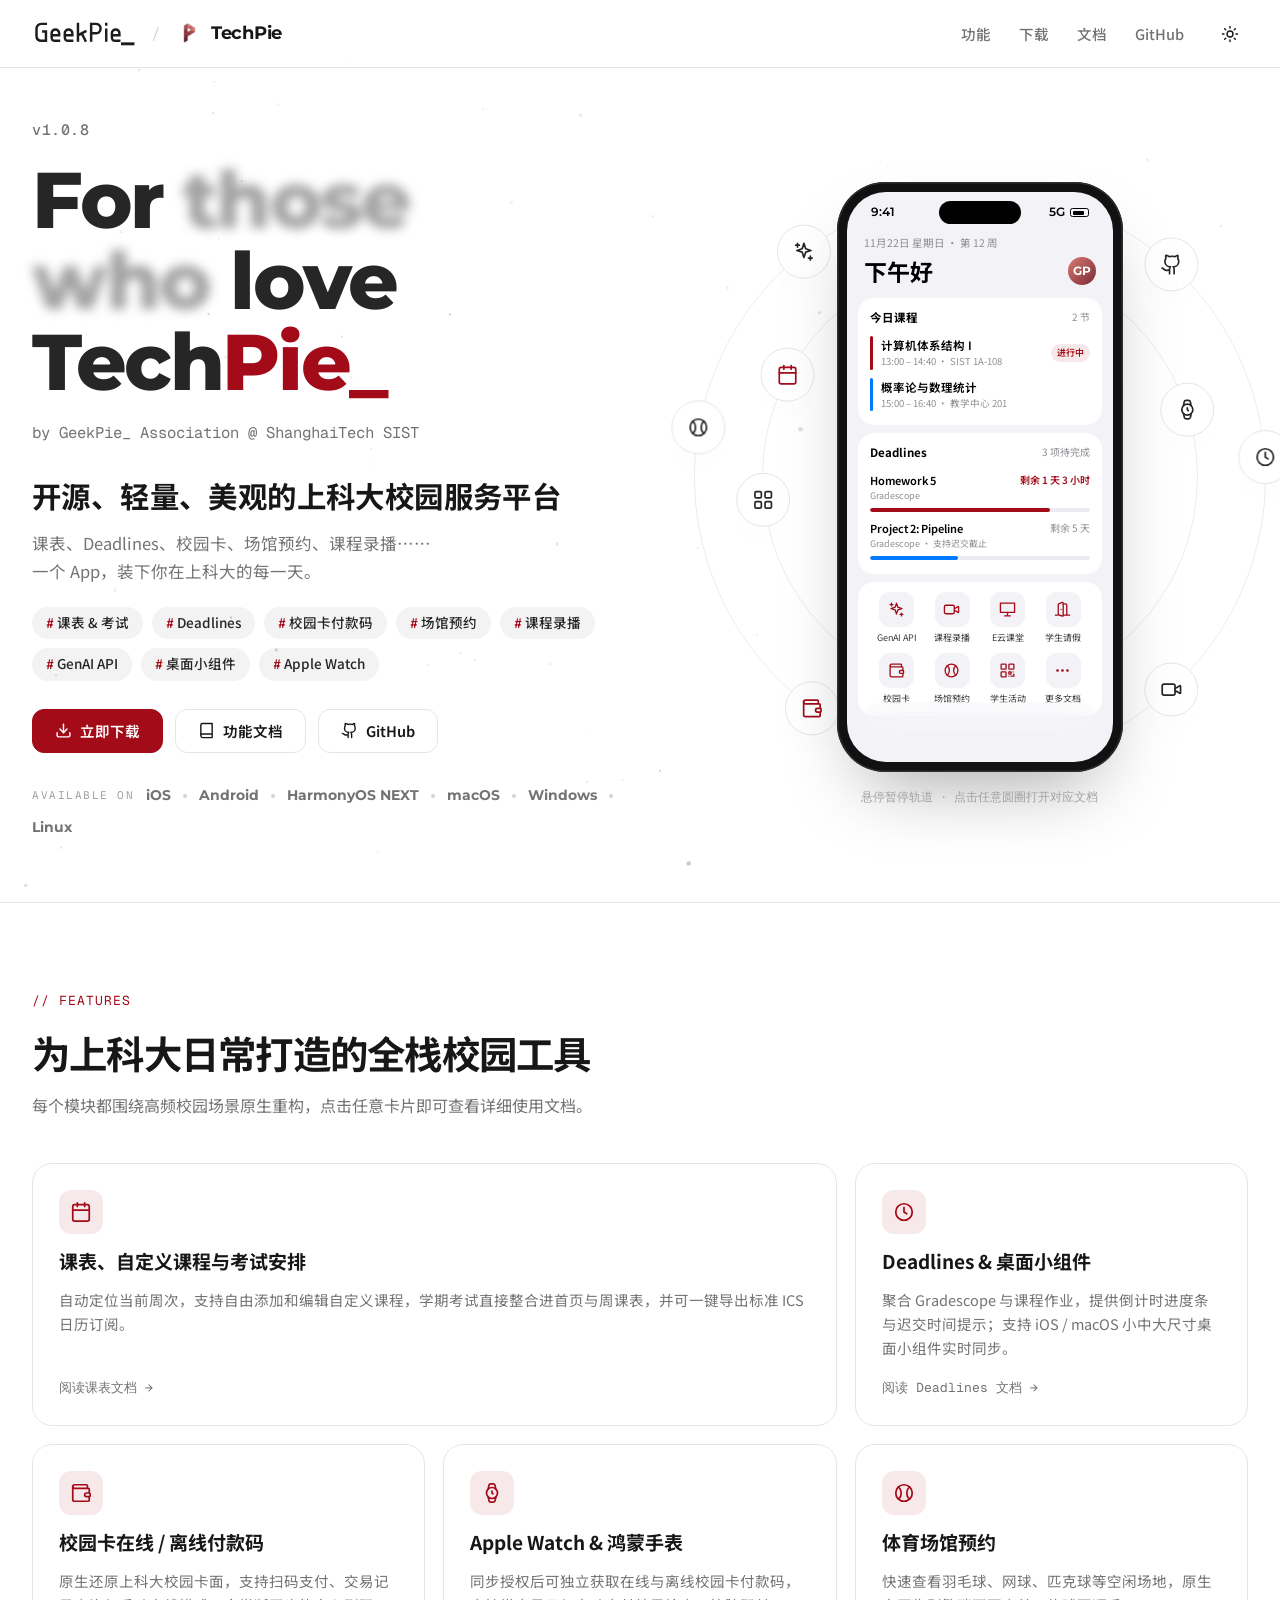
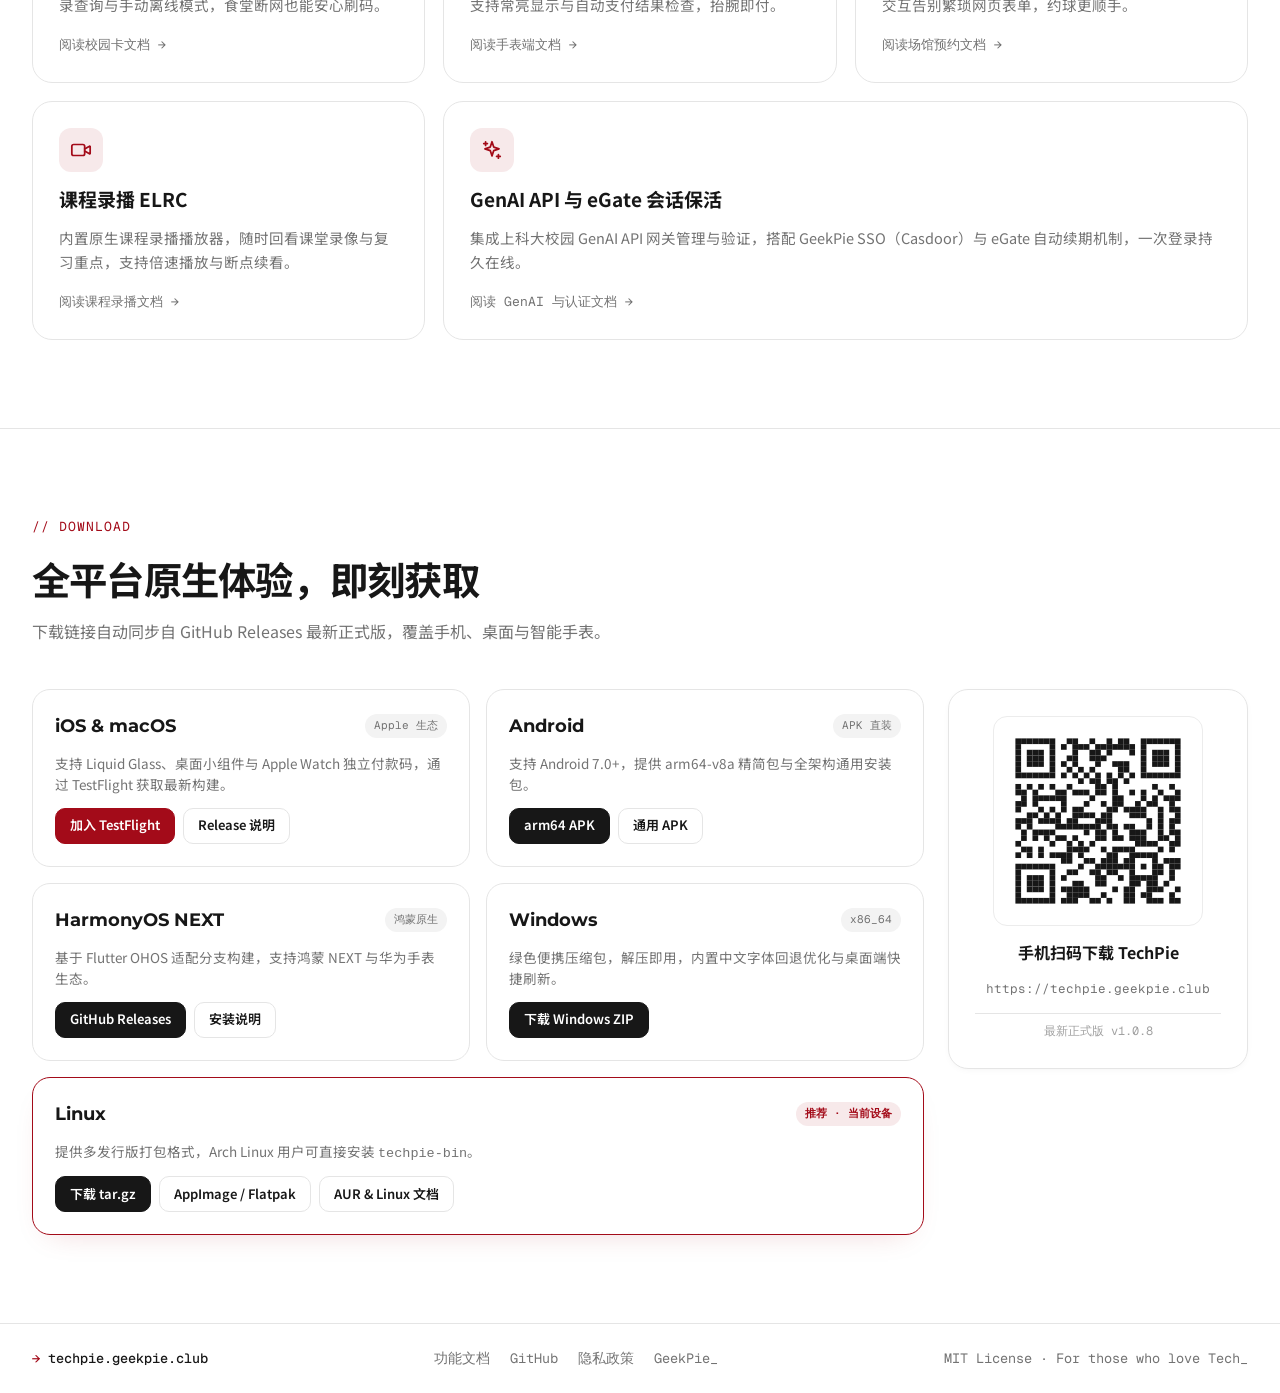
<file: index.html>
<!DOCTYPE html>
<html lang="zh-CN">
<head>
  <meta charset="utf-8">
  <meta name="viewport" content="width=device-width, initial-scale=1">
  <title>TechPie — For those who love TechPie_ | GeekPie_ @ ShanghaiTech</title>
  <meta name="description" content="TechPie 是一个由 GeekPie 开发的开源、轻量、美观的上海科技大学第三方校园服务平台，支持 iOS、Android、HarmonyOS NEXT、macOS、Windows 与 Linux。">
  <link rel="icon" type="image/png" href="assets/icon.png">
  <link rel="preconnect" href="https://fonts.googleapis.com">
  <link rel="preconnect" href="https://fonts.gstatic.com" crossorigin>
  <link href="https://fonts.googleapis.com/css2?family=Geist+Mono:wght@400;500;600&family=Montserrat:wght@500;700;800&family=Noto+Sans+SC:wght@400;500;600;700&display=swap" rel="stylesheet">
  <link rel="stylesheet" href="styles/theme.css">
  <link rel="stylesheet" href="styles/home.css">
</head>
<body>
  <canvas id="starfield" aria-hidden="true"></canvas>

  <header class="site-nav">
    <div class="nav-inner">
      <div class="nav-brand">
        <a class="nav-gp-link" href="https://geekpie.club/" target="_blank" rel="noopener noreferrer" aria-label="GeekPie_">
          <img class="nav-gp-logo logo-dark" src="assets/geekpie-logo-dark.svg" alt="GeekPie_">
          <img class="nav-gp-logo logo-light" src="assets/geekpie-logo-light.svg" alt="GeekPie_">
        </a>
        <span class="nav-sep">/</span>
        <a class="nav-tp" href="index.html">
          <img src="assets/icon.png" alt="TechPie Logo">
          <span>TechPie</span>
        </a>
      </div>
      <nav class="nav-links" aria-label="主导航">
        <a href="#features">功能</a>
        <a href="#download">下载</a>
        <a href="docs.html">文档</a>
        <a class="hide-sm" href="https://github.com/HeZeBang/TechPie-flutter" target="_blank" rel="noopener noreferrer">GitHub</a>
        <button class="theme-btn" id="theme-toggle" type="button" aria-label="切换浅色/深色主题" title="切换主题">
          <svg class="icon-sun" viewBox="0 0 24 24"><circle cx="12" cy="12" r="4"/><path d="M12 2v2M12 20v2M4.9 4.9l1.4 1.4M17.7 17.7l1.4 1.4M2 12h2M20 12h2M4.9 19.1l1.4-1.4M17.7 6.3l1.4-1.4"/></svg>
          <svg class="icon-moon" viewBox="0 0 24 24"><path d="M12 3a6 6 0 0 0 9 9 9 9 0 1 1-9-9Z"/></svg>
        </button>
      </nav>
    </div>
  </header>

  <main>
    <!-- Hero Section -->
    <section class="hero">
      <div class="container hero-grid">
        <div class="hero-copy">
          <a id="latest-version" class="version-link js-latest-version" href="https://github.com/HeZeBang/TechPie-flutter/releases/latest" target="_blank" rel="noopener noreferrer" title="查看 GitHub 最新发行版">v1.0.8</a>

          <h1 class="hero-title">
            <span class="word">For</span> <span class="word blur-word">those</span><br>
            <span class="word blur-word">who</span> <span class="word">love</span><br>
            <span class="word">Tech<span class="accent">Pie</span><span class="cursor">_</span></span>
          </h1>

          <div class="hero-sub">by GeekPie_ Association @ ShanghaiTech SIST</div>
          <div class="hero-cn">开源、轻量、美观的上科大校园服务平台</div>
          <p class="hero-desc">课表、Deadlines、校园卡、场馆预约、课程录播……<br>一个 App，装下你在上科大的每一天。</p>

          <div class="hero-tags">
            <a href="docs.html#schedule"><b>#</b>课表 &amp; 考试</a>
            <a href="docs.html#deadlines"><b>#</b>Deadlines</a>
            <a href="docs.html#campus-card"><b>#</b>校园卡付款码</a>
            <a href="docs.html#gym"><b>#</b>场馆预约</a>
            <a href="docs.html#elrc"><b>#</b>课程录播</a>
            <a href="docs.html#genai"><b>#</b>GenAI API</a>
            <a href="docs.html#widgets"><b>#</b>桌面小组件</a>
            <a href="docs.html#watch"><b>#</b>Apple Watch</a>
          </div>

          <div class="hero-actions">
            <a class="btn btn-red" href="#download">
              <svg viewBox="0 0 24 24"><path d="M21 15v4a2 2 0 0 1-2 2H5a2 2 0 0 1-2-2v-4"/><polyline points="7 10 12 15 17 10"/><line x1="12" y1="15" x2="12" y2="3"/></svg>
              立即下载
            </a>
            <a class="btn" href="docs.html">
              <svg viewBox="0 0 24 24"><path d="M4 19.5v-15A2.5 2.5 0 0 1 6.5 2H20v20H6.5a2.5 2.5 0 0 1 0-5H20"/></svg>
              功能文档
            </a>
            <a class="btn" href="https://github.com/HeZeBang/TechPie-flutter" target="_blank" rel="noopener noreferrer">
              <svg viewBox="0 0 24 24"><path d="M15 22v-4a4.8 4.8 0 0 0-1-3.5c3 0 6-2 6-5.5.1-1.3-.3-2.5-1-3.5.3-1.2.3-2.4 0-3.5 0 0-1 0-3 1.5a10.6 10.6 0 0 0-6 0C7 2 6 2 6 2c-.3 1.1-.3 2.3 0 3.5-.7 1-1.1 2.2-1 3.5 0 3.5 3 5.5 6 5.5-.4.5-.7 1-.8 1.6-.2.6-.2 1.2-.2 1.9v4"/><path d="M9 18c-4.5 2-5-2-7-2"/></svg>
              GitHub
            </a>
          </div>

          <div class="hero-platforms">
            <span class="label">AVAILABLE ON</span>
            <span class="plat">iOS</span>
            <span class="plat">Android</span>
            <span class="plat">HarmonyOS NEXT</span>
            <span class="plat">macOS</span>
            <span class="plat">Windows</span>
            <span class="plat">Linux</span>
          </div>
        </div>

        <!-- Right Visual Showcase with Clickable Orbit Circles -->
        <div class="showcase" aria-label="TechPie 交互预览">
          <div class="showcase-stage">
            <div class="orbit-system" id="orbit-system"></div>

            <div class="phone">
              <div class="phone-screen">
                <div class="phone-island"></div>
                <div class="phone-status"><span>9:41</span><span>5G<span class="phone-bat"></span></span></div>

                <!-- Tab 1: Home -->
                <div class="phone-view active" data-view="home">
                  <div class="p-hdr">
                    <div class="date">11月22日 星期日 · 第 12 周</div>
                    <div class="row"><h3>下午好</h3><div class="p-avatar">GP</div></div>
                  </div>
                  <div class="p-card">
                    <div class="p-ct">今日课程<small>2 节</small></div>
                    <div class="p-course"><div class="bar"></div><div><div class="n">计算机体系结构 I</div><div class="m">13:00 – 14:40 · SIST 1A-108</div></div><div class="live">进行中</div></div>
                    <div class="p-course"><div class="bar b"></div><div><div class="n">概率论与数理统计</div><div class="m">15:00 – 16:40 · 教学中心 201</div></div></div>
                  </div>
                  <div class="p-card">
                    <div class="p-ct">Deadlines<small>3 项待完成</small></div>
                    <div class="p-ddl"><div class="r">Homework 5<span>剩余 1 天 3 小时</span></div><div class="s">Gradescope</div><div class="prog"><i style="width:82%"></i></div></div>
                    <div class="p-ddl"><div class="r">Project 2: Pipeline<span class="g">剩余 5 天</span></div><div class="s">Gradescope · 支持迟交截止</div><div class="prog"><i class="b" style="width:40%"></i></div></div>
                  </div>
                  <div class="p-card">
                    <div class="p-grid" id="phone-feature-grid"></div>
                  </div>
                </div>

                <!-- Tab 2: Schedule -->
                <div class="phone-view" data-view="schedule">
                  <div class="p-hdr">
                    <div class="date">2026 秋季学期 · 自动定位当前周</div>
                    <div class="row"><h3>第 12 周</h3><div class="p-avatar">课</div></div>
                  </div>
                  <div class="p-card">
                    <div class="p-ct">周一 · 11/16<small>3 节</small></div>
                    <div class="p-course"><div class="bar"></div><div><div class="n">计算机体系结构 I</div><div class="m">08:15 – 09:55 · SIST 1A-108</div></div></div>
                    <div class="p-course"><div class="bar b"></div><div><div class="n">操作系统原理</div><div class="m">10:15 – 11:55 · SIST 1B-204</div></div></div>
                    <div class="p-course"><div class="bar g"></div><div><div class="n">自定义 · GeekPie 例会</div><div class="m">19:00 – 21:00 · 创管 202</div></div></div>
                  </div>
                  <div class="p-card">
                    <div class="p-ct">近期考试<small>可导出 ICS</small></div>
                    <div class="p-course"><div class="bar"></div><div><div class="n">数据结构期中考试</div><div class="m">11/28 14:00 · 教学中心 301</div></div></div>
                  </div>
                </div>

                <!-- Tab 3: Deadlines -->
                <div class="phone-view" data-view="deadlines">
                  <div class="p-hdr">
                    <div class="date">Gradescope · eLearning 聚合</div>
                    <div class="row"><h3>Deadlines</h3><div class="p-avatar">3</div></div>
                  </div>
                  <div class="p-card">
                    <div class="p-ct">即将截止<small>按紧迫度排序</small></div>
                    <div class="p-ddl"><div class="r">Homework 5<span>1 天 3 小时</span></div><div class="s">CS110 · Gradescope</div><div class="prog"><i style="width:84%"></i></div></div>
                    <div class="p-ddl" style="margin-top:6px"><div class="r">Lab 4: Cache Sim<span>2 天 9 小时</span></div><div class="s">CS110 · Gradescope</div><div class="prog"><i style="width:65%"></i></div></div>
                    <div class="p-ddl" style="margin-top:6px"><div class="r">Project 2: Pipeline<span class="g">5 天</span></div><div class="s">支持迟交截止时间显示</div><div class="prog"><i class="b" style="width:36%"></i></div></div>
                  </div>
                  <div class="p-card">
                    <div class="p-ct">桌面小组件已同步<small>iOS / macOS</small></div>
                    <div style="font-size:10.5px;color:#666;line-height:1.5">小 / 中 / 大尺寸小组件实时同步完成与忽略状态，点击直达事项详情。</div>
                  </div>
                </div>

                <!-- Tab 4: Profile -->
                <div class="phone-view" data-view="me">
                  <div class="p-hdr">
                    <div class="date">GeekPie SSO · 自动续期</div>
                    <div class="row"><h3>我的</h3><div class="p-avatar">GP</div></div>
                  </div>
                  <div class="p-card">
                    <div class="p-ct">账号与隐私<small>默认模糊保护</small></div>
                    <div class="p-course"><div class="bar"></div><div><div class="n">eGate 校园统一认证</div><div class="m">已绑定 · 会话自动保活</div></div><div class="live">在线</div></div>
                    <div class="p-course"><div class="bar b"></div><div><div class="n">校园卡 &amp; Apple Watch</div><div class="m">支持离线授权码</div></div></div>
                  </div>
                  <div class="p-card">
                    <div class="p-ct">开源信息<small class="js-latest-version">v1.0.8</small></div>
                    <div style="font-size:10.5px;color:#666;line-height:1.5">MIT License · Built with Flutter by GeekPie_ Association.</div>
                  </div>
                </div>

                <div class="phone-tabbar" role="tablist" aria-label="手机预览底部导航">
                  <button class="phone-tab active" data-tab="home" type="button"><svg viewBox="0 0 24 24"><path d="M3 10.5 12 3l9 7.5V20a1 1 0 0 1-1 1h-5v-6H9v6H4a1 1 0 0 1-1-1z"/></svg>首页</button>
                  <button class="phone-tab" data-tab="schedule" type="button"><svg viewBox="0 0 24 24"><rect x="3" y="4" width="18" height="18" rx="2"/><path d="M16 2v4M8 2v4M3 10h18"/></svg>课表</button>
                  <button class="phone-tab" data-tab="deadlines" type="button"><svg viewBox="0 0 24 24"><circle cx="12" cy="12" r="9"/><path d="M12 7v5l3 2"/></svg>Deadlines</button>
                  <button class="phone-tab" data-tab="me" type="button"><svg viewBox="0 0 24 24"><circle cx="12" cy="8" r="4"/><path d="M4 21a8 8 0 0 1 16 0"/></svg>我的</button>
                </div>
              </div>
            </div>

            <a class="float-card" href="docs.html#campus-card" title="查看校园卡功能文档">
              <div class="t1">上海科技大学</div>
              <div class="t2">SHANGHAITECH · CAMPUS CARD</div>
              <div class="bal"><small>余额</small><b>¥ 128.50</b></div>
            </a>

            <a class="float-watch" href="docs.html#watch" title="查看 Apple Watch 手表端文档">
              <div class="ws">
                <div class="wt">校园卡</div>
                <div class="wq"><img src="assets/download-qr.svg" alt="Watch QR"></div>
                <div class="wb">离线码可用</div>
              </div>
            </a>
          </div>
          <div class="orbit-hint">悬停暂停轨道 · 点击任意圆圈打开对应文档</div>
        </div>
      </div>
    </section>

    <!-- Features Bento Section -->
    <section class="section" id="features">
      <div class="container">
        <div class="section-head reveal">
          <div class="section-kicker">// FEATURES</div>
          <h2 class="section-title">为上科大日常打造的全栈校园工具</h2>
          <p class="section-sub">每个模块都围绕高频校园场景原生重构，点击任意卡片即可查看详细使用文档。</p>
        </div>

        <div class="bento">
          <a class="bento-card wide reveal" href="docs.html#schedule">
            <div class="bento-ic"><svg viewBox="0 0 24 24"><rect x="3" y="4" width="18" height="18" rx="2"/><path d="M16 2v4M8 2v4M3 10h18"/></svg></div>
            <h3>课表、自定义课程与考试安排</h3>
            <p>自动定位当前周次，支持自由添加和编辑自定义课程，学期考试直接整合进首页与周课表，并可一键导出标准 ICS 日历订阅。</p>
            <span class="bento-more">阅读课表文档 →</span>
          </a>

          <a class="bento-card reveal" href="docs.html#deadlines">
            <div class="bento-ic"><svg viewBox="0 0 24 24"><circle cx="12" cy="12" r="9"/><path d="M12 7v5l3 2"/></svg></div>
            <h3>Deadlines &amp; 桌面小组件</h3>
            <p>聚合 Gradescope 与课程作业，提供倒计时进度条与迟交时间提示；支持 iOS / macOS 小中大尺寸桌面小组件实时同步。</p>
            <span class="bento-more">阅读 Deadlines 文档 →</span>
          </a>

          <a class="bento-card reveal" href="docs.html#campus-card">
            <div class="bento-ic"><svg viewBox="0 0 24 24"><path d="M19 7V4a1 1 0 0 0-1-1H5a2 2 0 0 0 0 4h15a1 1 0 0 1 1 1v4h-3a2 2 0 0 0 0 4h3a1 1 0 0 0 1-1v-2a1 1 0 0 0-1-1"/><path d="M3 5v14a2 2 0 0 0 2 2h15a1 1 0 0 0 1-1v-4"/></svg></div>
            <h3>校园卡在线 / 离线付款码</h3>
            <p>原生还原上科大校园卡面，支持扫码支付、交易记录查询与手动离线模式，食堂断网也能安心刷码。</p>
            <span class="bento-more">阅读校园卡文档 →</span>
          </a>

          <a class="bento-card reveal" href="docs.html#watch">
            <div class="bento-ic"><svg viewBox="0 0 24 24"><circle cx="12" cy="12" r="6"/><path d="M12 10v2l1 1M16.1 7.7l-.8-4.1a2 2 0 0 0-2-1.6h-2.7a2 2 0 0 0-2 1.6l-.8 4.1M7.9 16.4l.8 4a2 2 0 0 0 2 1.6h2.7a2 2 0 0 0 2-1.6l.8-4"/></svg></div>
            <h3>Apple Watch &amp; 鸿蒙手表</h3>
            <p>同步授权后可独立获取在线与离线校园卡付款码，支持常亮显示与自动支付结果检查，抬腕即付。</p>
            <span class="bento-more">阅读手表端文档 →</span>
          </a>

          <a class="bento-card reveal" href="docs.html#gym">
            <div class="bento-ic"><svg viewBox="0 0 24 24"><circle cx="12" cy="12" r="9"/><path d="M6 5.3a9 9 0 0 1 0 13.4M18 5.3a9 9 0 0 0 0 13.4"/></svg></div>
            <h3>体育场馆预约</h3>
            <p>快速查看羽毛球、网球、匹克球等空闲场地，原生交互告别繁琐网页表单，约球更顺手。</p>
            <span class="bento-more">阅读场馆预约文档 →</span>
          </a>

          <a class="bento-card reveal" href="docs.html#elrc">
            <div class="bento-ic"><svg viewBox="0 0 24 24"><path d="m16 13 5.2 3.1a.5.5 0 0 0 .8-.4V8.3a.5.5 0 0 0-.8-.4L16 11"/><rect x="2" y="6" width="14" height="12" rx="2"/></svg></div>
            <h3>课程录播 ELRC</h3>
            <p>内置原生课程录播播放器，随时回看课堂录像与复习重点，支持倍速播放与断点续看。</p>
            <span class="bento-more">阅读课程录播文档 →</span>
          </a>

          <a class="bento-card wide reveal" href="docs.html#genai">
            <div class="bento-ic"><svg viewBox="0 0 24 24"><path d="M12 3l1.9 5.8 5.8 1.9-5.8 1.9L12 18.4l-1.9-5.8-5.8-1.9 5.8-1.9z"/><path d="M5 3v4M3 5h4M19 17v4M17 19h4"/></svg></div>
            <h3>GenAI API 与 eGate 会话保活</h3>
            <p>集成上科大校园 GenAI API 网关管理与验证，搭配 GeekPie SSO（Casdoor）与 eGate 自动续期机制，一次登录持久在线。</p>
            <span class="bento-more">阅读 GenAI 与认证文档 →</span>
          </a>
        </div>
      </div>
    </section>

    <!-- Download Section -->
    <section class="section" id="download">
      <div class="container">
        <div class="section-head reveal">
          <div class="section-kicker">// DOWNLOAD</div>
          <h2 class="section-title">全平台原生体验，即刻获取</h2>
          <p class="section-sub">下载链接自动同步自 GitHub Releases 最新正式版，覆盖手机、桌面与智能手表。</p>
        </div>

        <div class="dl-layout">
          <div class="dl-grid">
            <div class="dl-card reveal" data-os="apple">
              <div class="dl-head">
                <h3>iOS &amp; macOS</h3>
                <span class="dl-tag">Apple 生态</span>
              </div>
              <p>支持 Liquid Glass、桌面小组件与 Apple Watch 独立付款码，通过 TestFlight 获取最新构建。</p>
              <div class="dl-links">
                <a class="btn btn-red" href="https://testflight.apple.com/join/PEcdfPc7" target="_blank" rel="noopener noreferrer">加入 TestFlight</a>
                <a class="btn" href="https://github.com/HeZeBang/TechPie-flutter/releases/latest" target="_blank" rel="noopener noreferrer">Release 说明</a>
              </div>
            </div>

            <div class="dl-card reveal" data-os="android">
              <div class="dl-head">
                <h3>Android</h3>
                <span class="dl-tag">APK 直装</span>
              </div>
              <p>支持 Android 7.0+，提供 arm64-v8a 精简包与全架构通用安装包。</p>
              <div class="dl-links">
                <a id="dl-android-arm64" class="btn btn-primary" href="https://github.com/HeZeBang/TechPie-flutter/releases/latest" target="_blank" rel="noopener noreferrer">arm64 APK</a>
                <a id="dl-android-uni" class="btn" href="https://github.com/HeZeBang/TechPie-flutter/releases/latest" target="_blank" rel="noopener noreferrer">通用 APK</a>
              </div>
            </div>

            <div class="dl-card reveal" data-os="harmony">
              <div class="dl-head">
                <h3>HarmonyOS NEXT</h3>
                <span class="dl-tag">鸿蒙原生</span>
              </div>
              <p>基于 Flutter OHOS 适配分支构建，支持鸿蒙 NEXT 与华为手表生态。</p>
              <div class="dl-links">
                <a id="dl-ohos-hap" class="btn btn-primary" href="https://github.com/HeZeBang/TechPie-flutter/releases/latest" target="_blank" rel="noopener noreferrer">GitHub Releases</a>
                <a class="btn" href="docs.html#install">安装说明</a>
              </div>
            </div>

            <div class="dl-card reveal" data-os="windows">
              <div class="dl-head">
                <h3>Windows</h3>
                <span class="dl-tag">x86_64</span>
              </div>
              <p>绿色便携压缩包，解压即用，内置中文字体回退优化与桌面端快捷刷新。</p>
              <div class="dl-links">
                <a id="dl-windows-zip" class="btn btn-primary" href="https://github.com/HeZeBang/TechPie-flutter/releases/latest" target="_blank" rel="noopener noreferrer">下载 Windows ZIP</a>
              </div>
            </div>

            <div class="dl-card reveal" data-os="linux" style="grid-column: 1 / -1;">
              <div class="dl-head">
                <h3>Linux</h3>
                <span class="dl-tag">tar.gz · AppImage · Flatpak · AUR</span>
              </div>
              <p>提供多发行版打包格式，Arch Linux 用户可直接安装 <code>techpie-bin</code>。</p>
              <div class="dl-links">
                <a id="dl-linux-tar" class="btn btn-primary" href="https://github.com/HeZeBang/TechPie-flutter/releases/latest" target="_blank" rel="noopener noreferrer">下载 tar.gz</a>
                <a id="dl-linux-appimage" class="btn" href="https://github.com/HeZeBang/TechPie-flutter/releases/latest" target="_blank" rel="noopener noreferrer">AppImage / Flatpak</a>
                <a class="btn" href="docs.html#install">AUR &amp; Linux 文档</a>
              </div>
            </div>
          </div>

          <aside class="qr-panel reveal" aria-label="扫码下载二维码">
            <div class="qr-frame">
              <img src="assets/download-qr.svg" alt="扫码访问 techpie.geekpie.club">
            </div>
            <h4>手机扫码下载 TechPie</h4>
            <div class="qr-sub">https://techpie.geekpie.club</div>
            <div class="release-meta" id="release-meta">最新正式版 <span class="js-latest-version">v1.0.8</span></div>
          </aside>
        </div>
      </div>
    </section>
  </main>

  <footer class="site-footer">
    <div class="footer-inner">
      <a class="footer-url" href="https://techpie.geekpie.club" target="_blank" rel="noopener noreferrer">techpie.geekpie.club</a>
      <div class="footer-links">
        <a href="docs.html">功能文档</a>
        <a href="https://github.com/HeZeBang/TechPie-flutter" target="_blank" rel="noopener noreferrer">GitHub</a>
        <a href="https://techpie.geekpie.club/privacy" target="_blank" rel="noopener noreferrer">隐私政策</a>
        <a href="https://geekpie.club/" target="_blank" rel="noopener noreferrer">GeekPie_</a>
      </div>
      <span>MIT License · For those who love Tech_</span>
    </div>
  </footer>

  <script src="scripts/common.js"></script>
  <script src="scripts/home.js"></script>
</body>
</html>
</file>
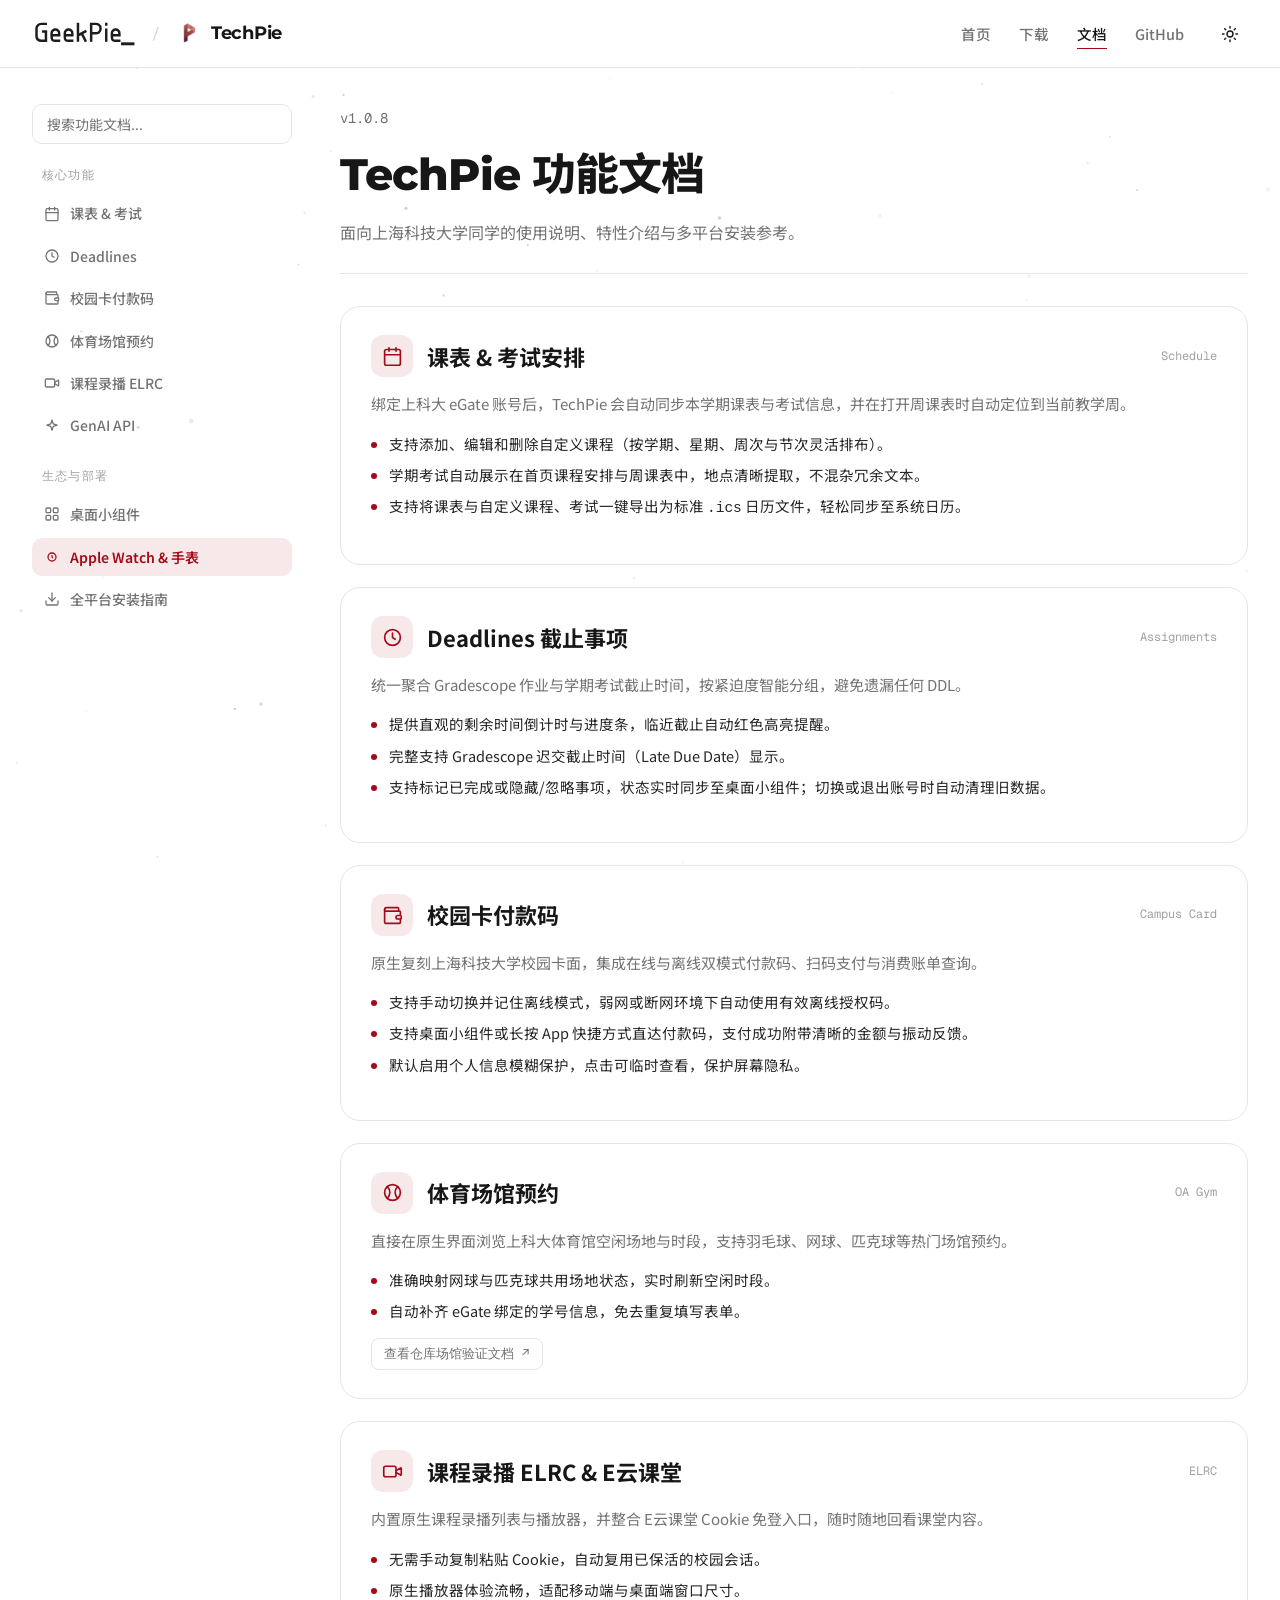
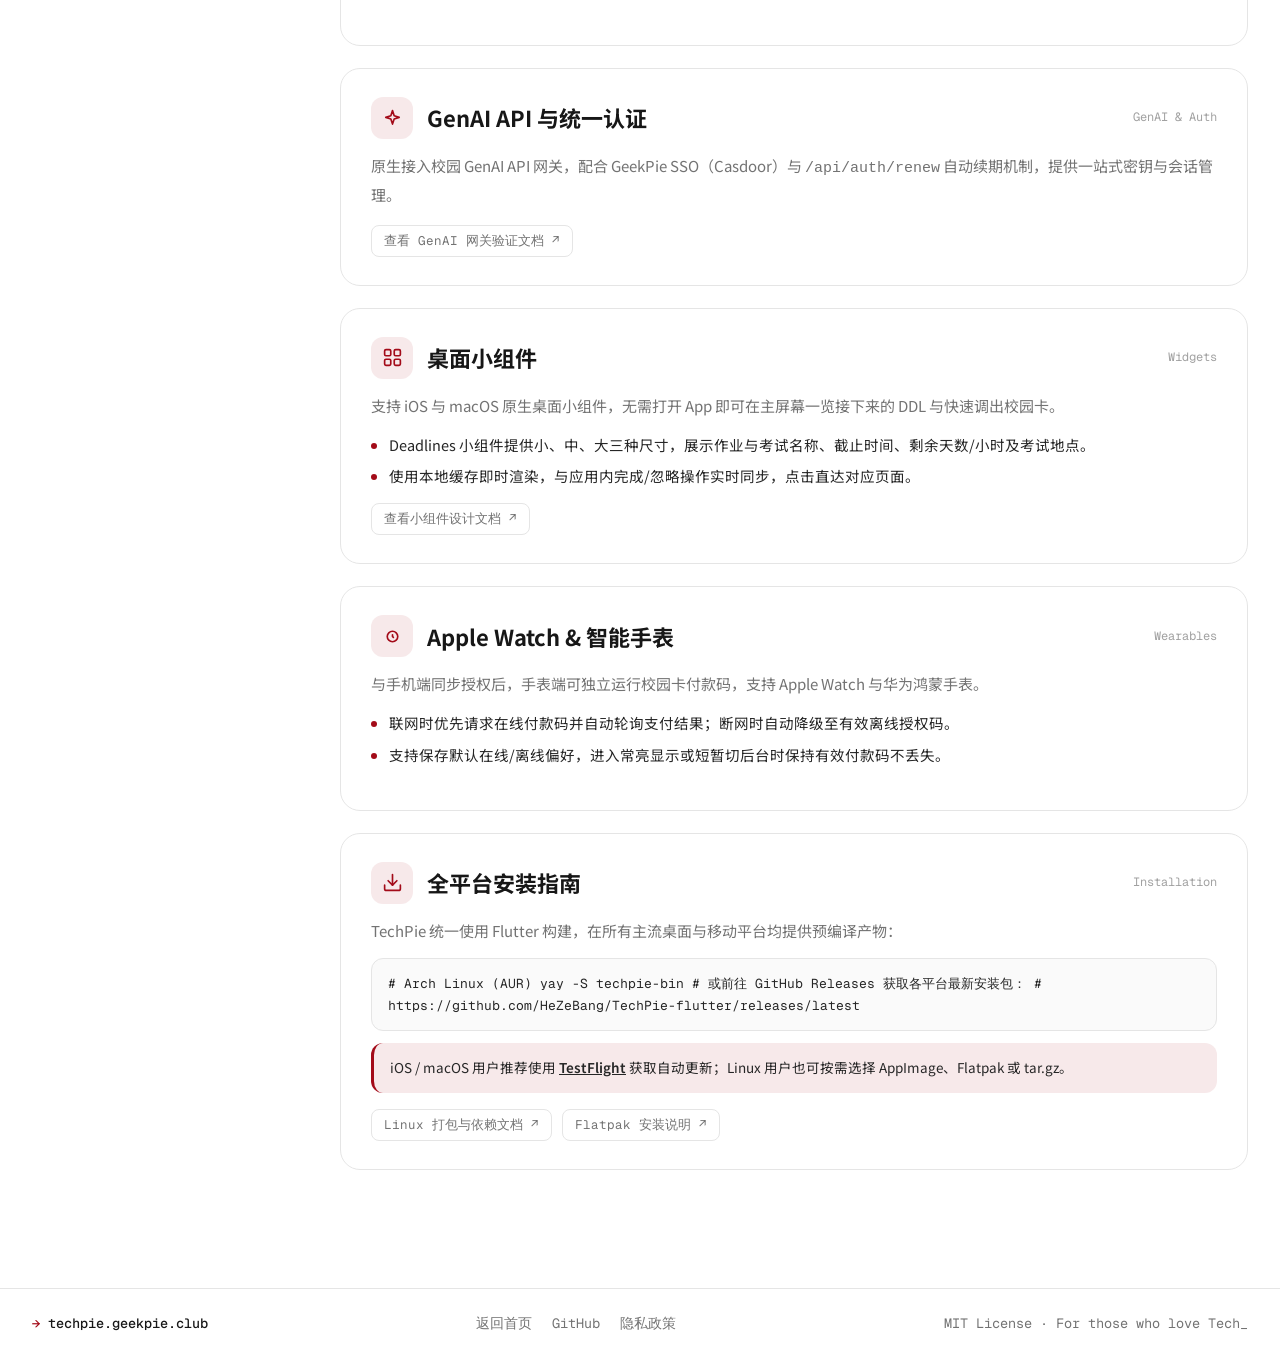
<file: docs.html>
<!DOCTYPE html>
<html lang="zh-CN">
<head>
  <meta charset="utf-8">
  <meta name="viewport" content="width=device-width, initial-scale=1">
  <title>TechPie 功能文档 — GeekPie_ @ ShanghaiTech</title>
  <meta name="description" content="TechPie 完整功能文档：课表与考试、Deadlines、校园卡付款码、体育场馆预约、课程录播、GenAI API、桌面小组件、Apple Watch 与全平台安装指南。">
  <link rel="icon" type="image/png" href="assets/icon.png">
  <link rel="preconnect" href="https://fonts.googleapis.com">
  <link rel="preconnect" href="https://fonts.gstatic.com" crossorigin>
  <link href="https://fonts.googleapis.com/css2?family=Geist+Mono:wght@400;500;600&family=Montserrat:wght@500;700;800&family=Noto+Sans+SC:wght@400;500;600;700&display=swap" rel="stylesheet">
  <link rel="stylesheet" href="styles/theme.css">
  <link rel="stylesheet" href="styles/docs.css">
</head>
<body>
  <canvas id="starfield" aria-hidden="true"></canvas>

  <header class="site-nav">
    <div class="nav-inner">
      <div class="nav-brand">
        <a class="nav-gp-link" href="https://geekpie.club/" target="_blank" rel="noopener noreferrer" aria-label="GeekPie_">
          <img class="nav-gp-logo logo-dark" src="assets/geekpie-logo-dark.svg" alt="GeekPie_">
          <img class="nav-gp-logo logo-light" src="assets/geekpie-logo-light.svg" alt="GeekPie_">
        </a>
        <span class="nav-sep">/</span>
        <a class="nav-tp" href="index.html">
          <img src="assets/icon.png" alt="TechPie Logo">
          <span>TechPie</span>
        </a>
      </div>
      <nav class="nav-links" aria-label="主导航">
        <a href="index.html">首页</a>
        <a href="index.html#download">下载</a>
        <a class="active" href="docs.html">文档</a>
        <a class="hide-sm" href="https://github.com/HeZeBang/TechPie-flutter" target="_blank" rel="noopener noreferrer">GitHub</a>
        <button class="theme-btn" id="theme-toggle" type="button" aria-label="切换浅色/深色主题" title="切换主题">
          <svg class="icon-sun" viewBox="0 0 24 24"><circle cx="12" cy="12" r="4"/><path d="M12 2v2M12 20v2M4.9 4.9l1.4 1.4M17.7 17.7l1.4 1.4M2 12h2M20 12h2M4.9 19.1l1.4-1.4M17.7 6.3l1.4-1.4"/></svg>
          <svg class="icon-moon" viewBox="0 0 24 24"><path d="M12 3a6 6 0 0 0 9 9 9 9 0 1 1-9-9Z"/></svg>
        </button>
      </nav>
    </div>
  </header>

  <div class="docs-layout">
    <aside class="docs-sidebar" aria-label="文档目录">
      <input class="docs-search" id="docs-search" type="search" placeholder="搜索功能文档..." aria-label="搜索文档">

      <div class="docs-nav-group">
        <div class="docs-nav-label">核心功能</div>
        <a class="docs-nav-link active" href="#schedule"><svg viewBox="0 0 24 24"><rect x="3" y="4" width="18" height="18" rx="2"/><path d="M16 2v4M8 2v4M3 10h18"/></svg>课表 &amp; 考试</a>
        <a class="docs-nav-link" href="#deadlines"><svg viewBox="0 0 24 24"><circle cx="12" cy="12" r="9"/><path d="M12 7v5l3 2"/></svg>Deadlines</a>
        <a class="docs-nav-link" href="#campus-card"><svg viewBox="0 0 24 24"><path d="M19 7V4a1 1 0 0 0-1-1H5a2 2 0 0 0 0 4h15a1 1 0 0 1 1 1v4h-3a2 2 0 0 0 0 4h3a1 1 0 0 0 1-1v-2a1 1 0 0 0-1-1"/><path d="M3 5v14a2 2 0 0 0 2 2h15a1 1 0 0 0 1-1v-4"/></svg>校园卡付款码</a>
        <a class="docs-nav-link" href="#gym"><svg viewBox="0 0 24 24"><circle cx="12" cy="12" r="9"/><path d="M6 5.3a9 9 0 0 1 0 13.4M18 5.3a9 9 0 0 0 0 13.4"/></svg>体育场馆预约</a>
        <a class="docs-nav-link" href="#elrc"><svg viewBox="0 0 24 24"><path d="m16 13 5.2 3.1a.5.5 0 0 0 .8-.4V8.3a.5.5 0 0 0-.8-.4L16 11"/><rect x="2" y="6" width="14" height="12" rx="2"/></svg>课程录播 ELRC</a>
        <a class="docs-nav-link" href="#genai"><svg viewBox="0 0 24 24"><path d="M12 3l1.9 5.8 5.8 1.9-5.8 1.9L12 18.4l-1.9-5.8-5.8-1.9 5.8-1.9z"/></svg>GenAI API</a>
      </div>

      <div class="docs-nav-group">
        <div class="docs-nav-label">生态与部署</div>
        <a class="docs-nav-link" href="#widgets"><svg viewBox="0 0 24 24"><rect x="3" y="3" width="7" height="7" rx="1.5"/><rect x="14" y="3" width="7" height="7" rx="1.5"/><rect x="14" y="14" width="7" height="7" rx="1.5"/><rect x="3" y="14" width="7" height="7" rx="1.5"/></svg>桌面小组件</a>
        <a class="docs-nav-link" href="#watch"><svg viewBox="0 0 24 24"><circle cx="12" cy="12" r="6"/><path d="M12 10v2l1 1"/></svg>Apple Watch &amp; 手表</a>
        <a class="docs-nav-link" href="#install"><svg viewBox="0 0 24 24"><path d="M21 15v4a2 2 0 0 1-2 2H5a2 2 0 0 1-2-2v-4"/><polyline points="7 10 12 15 17 10"/><line x1="12" y1="15" x2="12" y2="3"/></svg>全平台安装指南</a>
      </div>
    </aside>

    <main class="docs-content">
      <header class="docs-header">
        <a class="version-plain js-latest-version" href="https://github.com/HeZeBang/TechPie-flutter/releases/latest" target="_blank" rel="noopener noreferrer">v1.0.8</a>
        <h1>TechPie 功能文档</h1>
        <p>面向上海科技大学同学的使用说明、特性介绍与多平台安装参考。</p>
      </header>

      <article class="doc-section" id="schedule" data-keywords="课表 课程 考试 自定义课程 ics 日历 导出">
        <div class="doc-title-row">
          <div class="doc-ic"><svg viewBox="0 0 24 24"><rect x="3" y="4" width="18" height="18" rx="2"/><path d="M16 2v4M8 2v4M3 10h18"/></svg></div>
          <h2>课表 &amp; 考试安排</h2>
          <span class="doc-tag">Schedule</span>
        </div>
        <p>绑定上科大 eGate 账号后，TechPie 会自动同步本学期课表与考试信息，并在打开周课表时自动定位到当前教学周。</p>
        <ul class="doc-list">
          <li>支持添加、编辑和删除自定义课程（按学期、星期、周次与节次灵活排布）。</li>
          <li>学期考试自动展示在首页课程安排与周课表中，地点清晰提取，不混杂冗余文本。</li>
          <li>支持将课表与自定义课程、考试一键导出为标准 <code>.ics</code> 日历文件，轻松同步至系统日历。</li>
        </ul>
      </article>

      <article class="doc-section" id="deadlines" data-keywords="deadlines 截止 作业 gradescope elearning 倒计时 迟交">
        <div class="doc-title-row">
          <div class="doc-ic"><svg viewBox="0 0 24 24"><circle cx="12" cy="12" r="9"/><path d="M12 7v5l3 2"/></svg></div>
          <h2>Deadlines 截止事项</h2>
          <span class="doc-tag">Assignments</span>
        </div>
        <p>统一聚合 Gradescope 作业与学期考试截止时间，按紧迫度智能分组，避免遗漏任何 DDL。</p>
        <ul class="doc-list">
          <li>提供直观的剩余时间倒计时与进度条，临近截止自动红色高亮提醒。</li>
          <li>完整支持 Gradescope 迟交截止时间（Late Due Date）显示。</li>
          <li>支持标记已完成或隐藏/忽略事项，状态实时同步至桌面小组件；切换或退出账号时自动清理旧数据。</li>
        </ul>
      </article>

      <article class="doc-section" id="campus-card" data-keywords="校园卡 付款码 离线码 扫码 支付 食堂 ecard 余额">
        <div class="doc-title-row">
          <div class="doc-ic"><svg viewBox="0 0 24 24"><path d="M19 7V4a1 1 0 0 0-1-1H5a2 2 0 0 0 0 4h15a1 1 0 0 1 1 1v4h-3a2 2 0 0 0 0 4h3a1 1 0 0 0 1-1v-2a1 1 0 0 0-1-1"/><path d="M3 5v14a2 2 0 0 0 2 2h15a1 1 0 0 0 1-1v-4"/></svg></div>
          <h2>校园卡付款码</h2>
          <span class="doc-tag">Campus Card</span>
        </div>
        <p>原生复刻上海科技大学校园卡面，集成在线与离线双模式付款码、扫码支付与消费账单查询。</p>
        <ul class="doc-list">
          <li>支持手动切换并记住离线模式，弱网或断网环境下自动使用有效离线授权码。</li>
          <li>支持桌面小组件或长按 App 快捷方式直达付款码，支付成功附带清晰的金额与振动反馈。</li>
          <li>默认启用个人信息模糊保护，点击可临时查看，保护屏幕隐私。</li>
        </ul>
      </article>

      <article class="doc-section" id="gym" data-keywords="体育 场馆 预约 羽毛球 网球 匹克球 体育馆 oa">
        <div class="doc-title-row">
          <div class="doc-ic"><svg viewBox="0 0 24 24"><circle cx="12" cy="12" r="9"/><path d="M6 5.3a9 9 0 0 1 0 13.4M18 5.3a9 9 0 0 0 0 13.4"/></svg></div>
          <h2>体育场馆预约</h2>
          <span class="doc-tag">OA Gym</span>
        </div>
        <p>直接在原生界面浏览上科大体育馆空闲场地与时段，支持羽毛球、网球、匹克球等热门场馆预约。</p>
        <ul class="doc-list">
          <li>准确映射网球与匹克球共用场地状态，实时刷新空闲时段。</li>
          <li>自动补齐 eGate 绑定的学号信息，免去重复填写表单。</li>
        </ul>
        <div class="doc-meta-links">
          <a href="https://github.com/HeZeBang/TechPie-flutter/blob/master/docs/gym-reservation-verification.md" target="_blank" rel="noopener noreferrer">查看仓库场馆验证文档 ↗</a>
        </div>
      </article>

      <article class="doc-section" id="elrc" data-keywords="录播 课程录播 视频 回放 e云课堂 elrc">
        <div class="doc-title-row">
          <div class="doc-ic"><svg viewBox="0 0 24 24"><path d="m16 13 5.2 3.1a.5.5 0 0 0 .8-.4V8.3a.5.5 0 0 0-.8-.4L16 11"/><rect x="2" y="6" width="14" height="12" rx="2"/></svg></div>
          <h2>课程录播 ELRC &amp; E云课堂</h2>
          <span class="doc-tag">ELRC</span>
        </div>
        <p>内置原生课程录播列表与播放器，并整合 E云课堂 Cookie 免登入口，随时随地回看课堂内容。</p>
        <ul class="doc-list">
          <li>无需手动复制粘贴 Cookie，自动复用已保活的校园会话。</li>
          <li>原生播放器体验流畅，适配移动端与桌面端窗口尺寸。</li>
        </ul>
      </article>

      <article class="doc-section" id="genai" data-keywords="genai api 大模型 网关 sso casdoor egate">
        <div class="doc-title-row">
          <div class="doc-ic"><svg viewBox="0 0 24 24"><path d="M12 3l1.9 5.8 5.8 1.9-5.8 1.9L12 18.4l-1.9-5.8-5.8-1.9 5.8-1.9z"/></svg></div>
          <h2>GenAI API 与统一认证</h2>
          <span class="doc-tag">GenAI &amp; Auth</span>
        </div>
        <p>原生接入校园 GenAI API 网关，配合 GeekPie SSO（Casdoor）与 <code>/api/auth/renew</code> 自动续期机制，提供一站式密钥与会话管理。</p>
        <div class="doc-meta-links">
          <a href="https://github.com/HeZeBang/TechPie-flutter/blob/master/docs/genai-gateway-validation.md" target="_blank" rel="noopener noreferrer">查看 GenAI 网关验证文档 ↗</a>
        </div>
      </article>

      <article class="doc-section" id="widgets" data-keywords="小组件 widget 桌面 ios macos 截止事项 校园卡">
        <div class="doc-title-row">
          <div class="doc-ic"><svg viewBox="0 0 24 24"><rect x="3" y="3" width="7" height="7" rx="1.5"/><rect x="14" y="3" width="7" height="7" rx="1.5"/><rect x="14" y="14" width="7" height="7" rx="1.5"/><rect x="3" y="14" width="7" height="7" rx="1.5"/></svg></div>
          <h2>桌面小组件</h2>
          <span class="doc-tag">Widgets</span>
        </div>
        <p>支持 iOS 与 macOS 原生桌面小组件，无需打开 App 即可在主屏幕一览接下来的 DDL 与快速调出校园卡。</p>
        <ul class="doc-list">
          <li>Deadlines 小组件提供小、中、大三种尺寸，展示作业与考试名称、截止时间、剩余天数/小时及考试地点。</li>
          <li>使用本地缓存即时渲染，与应用内完成/忽略操作实时同步，点击直达对应页面。</li>
        </ul>
        <div class="doc-meta-links">
          <a href="https://github.com/HeZeBang/TechPie-flutter/blob/master/docs/deadline-widgets.md" target="_blank" rel="noopener noreferrer">查看小组件设计文档 ↗</a>
        </div>
      </article>

      <article class="doc-section" id="watch" data-keywords="apple watch 手表 鸿蒙 离线 付款码 常亮">
        <div class="doc-title-row">
          <div class="doc-ic"><svg viewBox="0 0 24 24"><circle cx="12" cy="12" r="6"/><path d="M12 10v2l1 1"/></svg></div>
          <h2>Apple Watch &amp; 智能手表</h2>
          <span class="doc-tag">Wearables</span>
        </div>
        <p>与手机端同步授权后，手表端可独立运行校园卡付款码，支持 Apple Watch 与华为鸿蒙手表。</p>
        <ul class="doc-list">
          <li>联网时优先请求在线付款码并自动轮询支付结果；断网时自动降级至有效离线授权码。</li>
          <li>支持保存默认在线/离线偏好，进入常亮显示或短暂切后台时保持有效付款码不丢失。</li>
        </ul>
      </article>

      <article class="doc-section" id="install" data-keywords="安装 下载 linux aur flatpak appimage windows android ios testflight 鸿蒙">
        <div class="doc-title-row">
          <div class="doc-ic"><svg viewBox="0 0 24 24"><path d="M21 15v4a2 2 0 0 1-2 2H5a2 2 0 0 1-2-2v-4"/><polyline points="7 10 12 15 17 10"/><line x1="12" y1="15" x2="12" y2="3"/></svg></div>
          <h2>全平台安装指南</h2>
          <span class="doc-tag">Installation</span>
        </div>
        <p>TechPie 统一使用 Flutter 构建，在所有主流桌面与移动平台均提供预编译产物：</p>
        <div class="doc-code"># Arch Linux (AUR)
yay -S techpie-bin

# 或前往 GitHub Releases 获取各平台最新安装包：
# https://github.com/HeZeBang/TechPie-flutter/releases/latest</div>
        <div class="doc-callout">
          iOS / macOS 用户推荐使用 <a href="https://testflight.apple.com/join/PEcdfPc7" target="_blank" rel="noopener noreferrer" style="text-decoration:underline;font-weight:600">TestFlight</a> 获取自动更新；Linux 用户也可按需选择 AppImage、Flatpak 或 tar.gz。
        </div>
        <div class="doc-meta-links">
          <a href="https://github.com/HeZeBang/TechPie-flutter/blob/master/docs/linux-packaging.md" target="_blank" rel="noopener noreferrer">Linux 打包与依赖文档 ↗</a>
          <a href="https://github.com/HeZeBang/TechPie-flutter/blob/master/docs/flatpak-packaging.md" target="_blank" rel="noopener noreferrer">Flatpak 安装说明 ↗</a>
        </div>
      </article>
    </main>
  </div>

  <footer class="site-footer">
    <div class="footer-inner">
      <a class="footer-url" href="https://techpie.geekpie.club" target="_blank" rel="noopener noreferrer">techpie.geekpie.club</a>
      <div class="footer-links">
        <a href="index.html">返回首页</a>
        <a href="https://github.com/HeZeBang/TechPie-flutter" target="_blank" rel="noopener noreferrer">GitHub</a>
        <a href="https://techpie.geekpie.club/privacy" target="_blank" rel="noopener noreferrer">隐私政策</a>
      </div>
      <span>MIT License · For those who love Tech_</span>
    </div>
  </footer>

  <script src="scripts/common.js"></script>
  <script src="scripts/docs.js"></script>
</body>
</html>
</file>
<file: styles/theme.css>
:root {
  --bg: #ffffff;
  --bg-elev: #ffffff;
  --bg-subtle: #fafafa;
  --bg-pill: rgba(23, 23, 23, 0.05);
  --bg-pill-hover: rgba(23, 23, 23, 0.1);
  --fg: #171717;
  --fg-strong: #262626;
  --fg-muted: #737373;
  --fg-soft: #a1a1a1;
  --border: #e5e5e5;
  --border-strong: #d4d4d4;
  --ring: #ececec;
  --red: #a30b19;
  --red-soft: rgba(163, 11, 25, 0.09);
  --red-glow: rgba(163, 11, 25, 0.22);
  --nav-bg: rgba(255, 255, 255, 0.78);
  --shadow-sm: 0 2px 10px -4px rgba(0, 0, 0, 0.08);
  --shadow-md: 0 18px 40px -22px rgba(0, 0, 0, 0.22);
  --shadow-lg: 0 36px 76px -28px rgba(0, 0, 0, 0.36);
  --font-display: "Montserrat", "Noto Sans SC", -apple-system, BlinkMacSystemFont, sans-serif;
  --font-sans: "Noto Sans SC", -apple-system, BlinkMacSystemFont, "Segoe UI", sans-serif;
  --font-mono: "Geist Mono", ui-monospace, SFMono-Regular, Menlo, Monaco, Consolas, monospace;
  --ease-out: cubic-bezier(0.22, 1, 0.36, 1);
  --ease-spring: cubic-bezier(0.34, 1.56, 0.64, 1);
}

[data-theme="dark"] {
  --bg: #0a0a0a;
  --bg-elev: #141414;
  --bg-subtle: #111111;
  --bg-pill: rgba(255, 255, 255, 0.07);
  --bg-pill-hover: rgba(255, 255, 255, 0.13);
  --fg: #fafafa;
  --fg-strong: #f5f5f5;
  --fg-muted: #a1a1a1;
  --fg-soft: #737373;
  --border: rgba(255, 255, 255, 0.1);
  --border-strong: rgba(255, 255, 255, 0.18);
  --ring: rgba(255, 255, 255, 0.08);
  --red: #e03140;
  --red-soft: rgba(224, 49, 64, 0.14);
  --red-glow: rgba(224, 49, 64, 0.3);
  --nav-bg: rgba(10, 10, 10, 0.78);
  --shadow-sm: 0 4px 14px -4px rgba(0, 0, 0, 0.45);
  --shadow-md: 0 22px 48px -22px rgba(0, 0, 0, 0.68);
  --shadow-lg: 0 40px 90px -28px rgba(0, 0, 0, 0.85);
}

*, *::before, *::after {
  box-sizing: border-box;
  margin: 0;
  padding: 0;
}

html {
  scroll-behavior: smooth;
  -webkit-font-smoothing: antialiased;
  text-rendering: optimizeLegibility;
}

body {
  background: var(--bg);
  color: var(--fg);
  font-family: var(--font-sans);
  line-height: 1.6;
  overflow-x: hidden;
  transition: background-color 0.35s var(--ease-out), color 0.35s var(--ease-out);
}

a {
  color: inherit;
  text-decoration: none;
}

/* Starfield Canvas */
#starfield {
  position: fixed;
  inset: 0;
  width: 100%;
  height: 100%;
  pointer-events: none;
  z-index: 0;
}

/* Navigation */
.site-nav {
  position: sticky;
  top: 0;
  z-index: 50;
  height: 68px;
  border-bottom: 1px solid var(--border);
  background: var(--nav-bg);
  backdrop-filter: blur(16px);
  -webkit-backdrop-filter: blur(16px);
  transition: background-color 0.3s ease, border-color 0.3s ease;
}

.nav-inner {
  max-width: 1320px;
  height: 100%;
  margin: 0 auto;
  padding: 0 32px;
  display: flex;
  align-items: center;
  justify-content: space-between;
  gap: 20px;
}

.nav-brand {
  display: flex;
  align-items: center;
  gap: 14px;
}

.nav-gp-link {
  display: inline-flex;
  align-items: center;
  opacity: 0.92;
  transition: opacity 0.2s ease, transform 0.2s var(--ease-out);
}

.nav-gp-link:hover {
  opacity: 1;
  transform: translateY(-1px);
}

.nav-gp-logo {
  height: 28px;
  display: block;
}

.logo-light { display: none; }
[data-theme="dark"] .logo-dark { display: none; }
[data-theme="dark"] .logo-light { display: block; }

.nav-sep {
  font-family: var(--font-mono);
  color: var(--border-strong);
  font-size: 16px;
  user-select: none;
}

.nav-tp {
  display: inline-flex;
  align-items: center;
  gap: 8px;
  font-family: var(--font-display);
  font-weight: 700;
  font-size: 18px;
  letter-spacing: -0.3px;
}

.nav-tp img {
  width: 28px;
  height: 28px;
  border-radius: 7px;
}

.nav-links {
  display: flex;
  align-items: center;
  gap: 28px;
  font-size: 14.5px;
  font-weight: 500;
  color: var(--fg);
}

.nav-links a {
  position: relative;
  color: var(--fg-muted);
  transition: color 0.2s ease;
}

.nav-links a:hover,
.nav-links a.active {
  color: var(--fg);
}

.nav-links a::after {
  content: "";
  position: absolute;
  left: 0;
  right: 0;
  bottom: -4px;
  height: 1.5px;
  background: var(--red);
  transform: scaleX(0);
  transform-origin: left;
  transition: transform 0.25s var(--ease-out);
}

.nav-links a:hover::after,
.nav-links a.active::after {
  transform: scaleX(1);
}

.theme-btn {
  width: 36px;
  height: 36px;
  border-radius: 10px;
  border: 1px solid transparent;
  background: transparent;
  color: var(--fg);
  cursor: pointer;
  display: inline-flex;
  align-items: center;
  justify-content: center;
  transition: background-color 0.2s ease, border-color 0.2s ease, transform 0.2s var(--ease-spring);
}

.theme-btn:hover {
  background: var(--bg-pill);
  border-color: var(--border);
}

.theme-btn:active {
  transform: scale(0.92);
}

.theme-btn svg {
  width: 18px;
  height: 18px;
  stroke: currentColor;
  fill: none;
  stroke-width: 1.9;
  stroke-linecap: round;
  stroke-linejoin: round;
}

.icon-moon { display: none; }
[data-theme="dark"] .icon-sun { display: none; }
[data-theme="dark"] .icon-moon { display: block; }

/* Buttons */
.btn {
  display: inline-flex;
  align-items: center;
  justify-content: center;
  gap: 8px;
  height: 44px;
  padding: 0 22px;
  border-radius: 12px;
  font-size: 14.5px;
  font-weight: 600;
  border: 1px solid var(--border);
  background: var(--bg-elev);
  color: var(--fg);
  cursor: pointer;
  transition: transform 0.22s var(--ease-out), box-shadow 0.22s var(--ease-out), background-color 0.2s ease, border-color 0.2s ease;
}

.btn:hover {
  transform: translateY(-2px);
  border-color: var(--border-strong);
  box-shadow: var(--shadow-sm);
}

.btn:active {
  transform: translateY(0) scale(0.98);
}

.btn-primary {
  background: var(--fg);
  color: var(--bg);
  border-color: var(--fg);
}

.btn-primary:hover {
  border-color: var(--fg);
  box-shadow: 0 12px 28px -12px rgba(0, 0, 0, 0.35);
}

.btn-red {
  background: var(--red);
  color: #fff;
  border-color: var(--red);
}

.btn-red:hover {
  border-color: var(--red);
  box-shadow: 0 14px 28px -10px var(--red-glow);
}

.btn svg {
  width: 17px;
  height: 17px;
  stroke: currentColor;
  fill: none;
  stroke-width: 2;
  stroke-linecap: round;
  stroke-linejoin: round;
}

/* Scroll Reveal */
.reveal {
  opacity: 0;
  transform: translateY(22px);
  transition: opacity 0.7s var(--ease-out), transform 0.7s var(--ease-out);
}

.reveal.is-visible {
  opacity: 1;
  transform: translateY(0);
}

/* Footer */
.site-footer {
  position: relative;
  z-index: 3;
  border-top: 1px solid var(--border);
  background: var(--nav-bg);
  backdrop-filter: blur(12px);
}

.footer-inner {
  max-width: 1320px;
  margin: 0 auto;
  padding: 24px 32px;
  display: flex;
  flex-wrap: wrap;
  align-items: center;
  justify-content: space-between;
  gap: 16px;
  font-family: var(--font-mono);
  font-size: 13.5px;
  color: var(--fg-muted);
}

.footer-url {
  color: var(--fg);
  font-weight: 500;
  transition: color 0.2s ease;
}

.footer-url::before {
  content: "→ ";
  color: var(--red);
}

.footer-url:hover {
  color: var(--red);
}

.footer-links {
  display: flex;
  align-items: center;
  gap: 20px;
}

.footer-links a:hover {
  color: var(--fg);
}

@media (max-width: 768px) {
  .nav-inner { padding: 0 18px; }
  .nav-links { gap: 16px; font-size: 13.5px; }
  .nav-links .hide-sm { display: none; }
  .footer-inner { padding: 20px 18px; flex-direction: column; align-items: flex-start; }
}

@media (prefers-reduced-motion: reduce) {
  *, *::before, *::after {
    animation-duration: 0.001ms !important;
    animation-iteration-count: 1 !important;
    transition-duration: 0.001ms !important;
    scroll-behavior: auto !important;
  }
  .reveal { opacity: 1; transform: none; }
}
</file>
<file: styles/home.css>
main {
  position: relative;
  z-index: 2;
}

.container {
  max-width: 1320px;
  margin: 0 auto;
  padding: 0 32px;
}

/* Hero */
.hero {
  min-height: calc(100vh - 68px);
  display: flex;
  align-items: center;
  padding: 48px 0 64px;
  position: relative;
}

.hero-grid {
  display: grid;
  grid-template-columns: minmax(0, 1.08fr) minmax(0, 0.92fr);
  align-items: center;
  gap: 48px;
}

.version-link {
  display: inline-block;
  font-family: var(--font-mono);
  font-size: 15px;
  font-weight: 500;
  color: var(--fg-muted);
  letter-spacing: 0.5px;
  margin-bottom: 18px;
  transition: color 0.2s ease, transform 0.2s var(--ease-out);
}

.version-link:hover {
  color: var(--red);
  transform: translateX(2px);
}

.hero-title {
  font-family: var(--font-display);
  font-weight: 800;
  font-size: clamp(54px, 6.2vw, 96px);
  line-height: 1.02;
  letter-spacing: -0.03em;
  color: var(--fg-strong);
}

.hero-title .word {
  display: inline-block;
  opacity: 0;
  transform: translateY(18px);
  animation: wordIn 0.75s var(--ease-out) forwards;
}

.hero-title .word:nth-child(1) { animation-delay: 0.05s; }
.hero-title .word:nth-child(2) { animation-delay: 0.14s; }
.hero-title .word:nth-child(4) { animation-delay: 0.22s; }
.hero-title .word:nth-child(5) { animation-delay: 0.30s; }
.hero-title .word:nth-child(7) { animation-delay: 0.38s; }

@keyframes wordIn {
  to {
    opacity: 1;
    transform: translateY(0);
  }
}

.hero-title .blur-word {
  color: var(--fg-soft);
  filter: blur(5.5px);
  transition: filter 0.45s var(--ease-out), color 0.45s var(--ease-out);
  cursor: default;
}

.hero-title:hover .blur-word {
  filter: blur(1.5px);
  color: var(--fg-muted);
}

.hero-title .accent {
  color: var(--red);
}

.hero-title .cursor {
  color: var(--red);
  display: inline-block;
  animation: blink 1.15s steps(1, end) infinite;
}

@keyframes blink {
  0%, 55% { opacity: 1; }
  56%, 100% { opacity: 0.15; }
}

.hero-sub {
  font-family: var(--font-mono);
  font-size: 15.5px;
  color: var(--fg-muted);
  margin-top: 18px;
}

.hero-cn {
  font-size: clamp(22px, 2.3vw, 30px);
  font-weight: 700;
  color: var(--fg);
  margin-top: 26px;
  letter-spacing: 0.4px;
}

.hero-desc {
  font-size: 16.5px;
  color: var(--fg-muted);
  margin-top: 10px;
  line-height: 1.7;
  max-width: 560px;
}

.hero-tags {
  display: flex;
  flex-wrap: wrap;
  gap: 9px;
  margin-top: 22px;
  max-width: 580px;
}

.hero-tags a {
  font-size: 13.5px;
  font-weight: 500;
  padding: 5px 14px;
  border-radius: 999px;
  background: var(--bg-pill);
  color: var(--fg-strong);
  transition: background-color 0.2s ease, transform 0.22s var(--ease-out), color 0.2s ease;
}

.hero-tags a b {
  color: var(--red);
  font-family: var(--font-mono);
  font-weight: 500;
  margin-right: 3px;
}

.hero-tags a:hover {
  background: var(--bg-pill-hover);
  transform: translateY(-2px);
}

.hero-actions {
  display: flex;
  flex-wrap: wrap;
  align-items: center;
  gap: 12px;
  margin-top: 28px;
}

.hero-platforms {
  margin-top: 32px;
  display: flex;
  flex-wrap: wrap;
  align-items: center;
  gap: 10px 12px;
}

.hero-platforms .label {
  font-family: var(--font-mono);
  font-size: 11px;
  color: var(--fg-soft);
  letter-spacing: 1.5px;
}

.hero-platforms .plat {
  font-family: var(--font-display);
  font-weight: 700;
  font-size: 13.5px;
  color: var(--fg-muted);
  display: inline-flex;
  align-items: center;
  gap: 12px;
}

.hero-platforms .plat::after {
  content: "";
  width: 4px;
  height: 4px;
  border-radius: 50%;
  background: var(--border-strong);
}

.hero-platforms .plat:last-child::after {
  display: none;
}

/* Right Visual Showcase */
.showcase {
  position: relative;
  height: 660px;
  display: flex;
  align-items: center;
  justify-content: center;
  perspective: 1200px;
}

.showcase-stage {
  position: relative;
  width: 560px;
  height: 640px;
  transform-style: preserve-3d;
  will-change: transform;
}

/* Concentric Orbit System */
.orbit-system {
  position: absolute;
  left: 50%;
  top: 50%;
  width: 0;
  height: 0;
  z-index: 2;
}

.orbit-ring {
  position: absolute;
  left: 0;
  top: 0;
  border-radius: 50%;
  border: 1.5px solid var(--ring);
  transform: translate(-50%, -50%);
  pointer-events: none;
}

.orbit-track {
  position: absolute;
  left: 0;
  top: 0;
  width: 0;
  height: 0;
  animation: orbitSpin var(--dur, 48s) linear infinite;
}

.orbit-track.reverse {
  animation-direction: reverse;
}

.showcase:hover .orbit-track,
.orbit-track:focus-within {
  animation-play-state: paused;
}

@keyframes orbitSpin {
  from { transform: rotate(0deg); }
  to { transform: rotate(360deg); }
}

.orbit-anchor {
  position: absolute;
  left: 0;
  top: 0;
  transform: rotate(var(--deg)) translateX(var(--radius)) rotate(calc(-1 * var(--deg)));
}

.orbit-bubble {
  position: relative;
  width: 54px;
  height: 54px;
  margin: -27px 0 0 -27px;
  border-radius: 50%;
  border: 1.5px solid var(--border);
  background: var(--bg-elev);
  box-shadow: var(--shadow-md);
  display: flex;
  align-items: center;
  justify-content: center;
  cursor: pointer;
  animation: orbitSpin var(--dur, 48s) linear infinite reverse;
  transition: transform 0.25s var(--ease-spring), border-color 0.2s ease, box-shadow 0.25s ease, background-color 0.2s ease;
}

.orbit-track.reverse .orbit-bubble {
  animation-direction: normal;
}

.showcase:hover .orbit-bubble,
.orbit-track:focus-within .orbit-bubble {
  animation-play-state: paused;
}

.orbit-bubble svg {
  width: 22px;
  height: 22px;
  stroke: var(--fg-strong);
  fill: none;
  stroke-width: 1.85;
  stroke-linecap: round;
  stroke-linejoin: round;
  transition: stroke 0.2s ease;
}

.orbit-bubble.accent svg {
  stroke: var(--red);
}

.orbit-bubble:hover,
.orbit-bubble:focus-visible {
  transform: scale(1.18);
  border-color: var(--red);
  box-shadow: 0 12px 28px -8px var(--red-glow);
  z-index: 30;
  outline: none;
}

.orbit-bubble:hover svg,
.orbit-bubble:focus-visible svg {
  stroke: var(--red);
}

.orbit-tip {
  position: absolute;
  bottom: calc(100% + 10px);
  left: 50%;
  transform: translateX(-50%) translateY(6px);
  white-space: nowrap;
  padding: 6px 12px;
  border-radius: 10px;
  background: var(--fg);
  color: var(--bg);
  font-family: var(--font-sans);
  font-size: 12px;
  font-weight: 600;
  box-shadow: var(--shadow-md);
  opacity: 0;
  pointer-events: none;
  transition: opacity 0.2s ease, transform 0.22s var(--ease-out);
}

.orbit-tip span {
  font-family: var(--font-mono);
  opacity: 0.72;
  margin-left: 4px;
  font-weight: 400;
}

.orbit-bubble:hover .orbit-tip,
.orbit-bubble:focus-visible .orbit-tip {
  opacity: 1;
  transform: translateX(-50%) translateY(0);
}

/* Interactive Phone Mockup */
.phone {
  position: absolute;
  left: 50%;
  top: 50%;
  width: 286px;
  height: 590px;
  margin: -295px 0 0 -143px;
  border-radius: 48px;
  background: #111;
  padding: 10px;
  z-index: 5;
  box-shadow: var(--shadow-lg), 0 0 0 1.5px #2e2e2e inset;
  transition: transform 0.35s var(--ease-out);
}

.phone-screen {
  width: 100%;
  height: 100%;
  border-radius: 39px;
  background: #f2f2f7;
  color: #000;
  overflow: hidden;
  position: relative;
  font-family: var(--font-sans);
}

.phone-island {
  position: absolute;
  top: 9px;
  left: 50%;
  transform: translateX(-50%);
  width: 82px;
  height: 23px;
  border-radius: 16px;
  background: #000;
  z-index: 4;
}

.phone-status {
  display: flex;
  justify-content: space-between;
  padding: 12px 24px 0;
  font: 600 12px var(--font-display);
  color: #000;
}

.phone-bat {
  display: inline-block;
  width: 19px;
  height: 9px;
  border: 1.2px solid #000;
  border-radius: 2.5px;
  position: relative;
  margin-left: 5px;
  top: 1px;
}

.phone-bat::after {
  content: "";
  position: absolute;
  inset: 1.5px;
  right: 4px;
  background: #000;
  border-radius: 1px;
}

.phone-view {
  display: none;
  padding: 12px 11px 74px;
  height: calc(100% - 28px);
  overflow-y: auto;
  scrollbar-width: none;
  animation: viewFade 0.28s var(--ease-out);
}

.phone-view::-webkit-scrollbar { display: none; }
.phone-view.active { display: block; }

@keyframes viewFade {
  from { opacity: 0; transform: translateY(6px); }
  to { opacity: 1; transform: translateY(0); }
}

.p-hdr {
  padding: 4px 6px 8px;
}

.p-hdr .date {
  font-size: 10.5px;
  color: #8e8e93;
}

.p-hdr .row {
  display: flex;
  justify-content: space-between;
  align-items: center;
  margin-top: 1px;
}

.p-hdr h3 {
  font-size: 23px;
  font-weight: 700;
  color: #000;
}

.p-avatar {
  width: 28px;
  height: 28px;
  border-radius: 50%;
  background: linear-gradient(135deg, #d97a74, #7a2a33);
  color: #fff;
  font: 700 11.5px var(--font-display);
  display: flex;
  align-items: center;
  justify-content: center;
}

.p-card {
  background: #fff;
  border-radius: 16px;
  padding: 10px 12px;
  margin-bottom: 8px;
}

.p-ct {
  display: flex;
  justify-content: space-between;
  align-items: center;
  font-size: 11.5px;
  font-weight: 700;
  margin-bottom: 6px;
}

.p-ct small {
  font-size: 10px;
  font-weight: 400;
  color: #8e8e93;
}

.p-course {
  display: flex;
  gap: 8px;
  padding: 4px 0;
  align-items: stretch;
}

.p-course .bar {
  width: 3px;
  border-radius: 2px;
  background: #a30b19;
}

.p-course .bar.b { background: #007aff; }
.p-course .bar.g { background: #30d158; }

.p-course .n {
  font-size: 11.5px;
  font-weight: 600;
}

.p-course .m {
  font-size: 9.5px;
  color: #8e8e93;
}

.p-course .live {
  margin-left: auto;
  align-self: center;
  font-size: 9px;
  color: #a30b19;
  background: rgba(163, 11, 25, 0.09);
  padding: 2px 6px;
  border-radius: 999px;
  font-weight: 600;
}

.p-ddl {
  padding: 4px 0;
}

.p-ddl .r {
  display: flex;
  justify-content: space-between;
  font-size: 11px;
  font-weight: 600;
}

.p-ddl .r span {
  font-size: 10px;
  color: #a30b19;
}

.p-ddl .r span.g {
  color: #8e8e93;
  font-weight: 400;
}

.p-ddl .s {
  font-size: 9px;
  color: #8e8e93;
}

.p-ddl .prog {
  height: 4px;
  border-radius: 2px;
  background: #ececf0;
  margin-top: 4px;
  overflow: hidden;
}

.p-ddl .prog i {
  display: block;
  height: 100%;
  background: #a30b19;
  border-radius: 2px;
}

.p-ddl .prog i.b { background: #007aff; }

.p-grid {
  display: grid;
  grid-template-columns: repeat(4, 1fr);
  gap: 8px 2px;
}

.p-feat {
  display: flex;
  flex-direction: column;
  align-items: center;
  gap: 4px;
  font-size: 9px;
  color: #3a3a3c;
  cursor: pointer;
  transition: transform 0.2s var(--ease-out);
}

.p-feat:hover {
  transform: translateY(-2px);
}

.p-feat .ic {
  width: 35px;
  height: 35px;
  border-radius: 11px;
  background: #f2f2f7;
  display: flex;
  align-items: center;
  justify-content: center;
}

.p-feat svg {
  width: 17px;
  height: 17px;
  stroke: #a30b19;
  fill: none;
  stroke-width: 1.85;
  stroke-linecap: round;
  stroke-linejoin: round;
}

.phone-tabbar {
  position: absolute;
  bottom: 12px;
  left: 12px;
  right: 12px;
  height: 48px;
  border-radius: 24px;
  background: rgba(255, 255, 255, 0.8);
  backdrop-filter: blur(18px);
  box-shadow: 0 8px 20px -10px rgba(0, 0, 0, 0.25), inset 0 0 0 1px rgba(255, 255, 255, 0.9);
  display: flex;
  justify-content: space-around;
  align-items: center;
  z-index: 6;
}

.phone-tab {
  border: none;
  background: transparent;
  display: flex;
  flex-direction: column;
  align-items: center;
  gap: 1px;
  font-size: 8.5px;
  color: #8e8e93;
  cursor: pointer;
  padding: 5px 10px;
  border-radius: 18px;
  font-family: var(--font-sans);
  transition: background-color 0.2s ease, color 0.2s ease, transform 0.18s ease;
}

.phone-tab svg {
  width: 17px;
  height: 17px;
  stroke: currentColor;
  fill: none;
  stroke-width: 1.9;
  stroke-linecap: round;
  stroke-linejoin: round;
}

.phone-tab.active {
  color: #a30b19;
  background: rgba(163, 11, 25, 0.08);
}

/* Floating Campus Card & Apple Watch */
.float-card {
  position: absolute;
  left: -52px;
  bottom: 54px;
  width: 214px;
  height: 135px;
  border-radius: 15px;
  z-index: 7;
  transform: rotate(-8deg);
  box-shadow: var(--shadow-lg);
  overflow: hidden;
  background: url("../assets/card-full.png") center/cover;
  transition: transform 0.35s var(--ease-spring), box-shadow 0.35s ease;
}

.float-card:hover {
  transform: rotate(-4deg) translateY(-6px) scale(1.03);
}

.float-card .t1 {
  position: absolute;
  top: 12px;
  left: 15px;
  color: #fff;
  font-weight: 700;
  font-size: 13px;
  letter-spacing: 0.6px;
}

.float-card .t2 {
  position: absolute;
  top: 30px;
  left: 15px;
  color: rgba(255, 255, 255, 0.78);
  font-family: var(--font-mono);
  font-size: 8px;
  letter-spacing: 1px;
}

.float-card .bal {
  position: absolute;
  bottom: 12px;
  right: 15px;
  text-align: right;
  color: #7a1018;
}

.float-card .bal small {
  display: block;
  font-size: 9px;
  color: #b0646a;
}

.float-card .bal b {
  font: 700 19px var(--font-display);
}

.float-watch {
  position: absolute;
  right: -8px;
  bottom: 92px;
  width: 118px;
  height: 142px;
  border-radius: 34px;
  background: #111;
  padding: 7px;
  z-index: 7;
  transform: rotate(7deg);
  box-shadow: var(--shadow-lg);
  transition: transform 0.35s var(--ease-spring);
}

.float-watch:hover {
  transform: rotate(3deg) translateY(-6px) scale(1.05);
}

.float-watch .ws {
  width: 100%;
  height: 100%;
  border-radius: 28px;
  background: #000;
  display: flex;
  flex-direction: column;
  align-items: center;
  justify-content: center;
  gap: 5px;
}

.float-watch .wt {
  font-size: 9px;
  color: #ff6b6b;
  font-weight: 700;
}

.float-watch .wq {
  width: 62px;
  height: 62px;
  background: #fff;
  border-radius: 8px;
  padding: 4px;
}

.float-watch .wq img {
  width: 100%;
  height: 100%;
  display: block;
}

.float-watch .wb {
  font-size: 8px;
  color: #aaa;
}

.orbit-hint {
  position: absolute;
  bottom: 0;
  left: 50%;
  transform: translateX(-50%);
  font-family: var(--font-mono);
  font-size: 12px;
  color: var(--fg-soft);
  white-space: nowrap;
}

/* Sections */
.section {
  padding: 88px 0;
  border-top: 1px solid var(--border);
}

.section-head {
  margin-bottom: 44px;
}

.section-kicker {
  font-family: var(--font-mono);
  font-size: 13px;
  color: var(--red);
  letter-spacing: 1px;
  margin-bottom: 10px;
}

.section-title {
  font-size: clamp(28px, 3vw, 40px);
  font-weight: 700;
  letter-spacing: -0.02em;
}

.section-sub {
  color: var(--fg-muted);
  margin-top: 10px;
  font-size: 16px;
  max-width: 620px;
}

/* Bento Grid */
.bento {
  display: grid;
  grid-template-columns: repeat(3, minmax(0, 1fr));
  gap: 18px;
}

.bento-card {
  position: relative;
  display: flex;
  flex-direction: column;
  gap: 12px;
  padding: 26px;
  border-radius: 20px;
  border: 1px solid var(--border);
  background: var(--bg-elev);
  transition: transform 0.3s var(--ease-out), border-color 0.25s ease, box-shadow 0.3s var(--ease-out);
  overflow: hidden;
}

.bento-card.wide {
  grid-column: span 2;
}

.bento-card:hover {
  transform: translateY(-4px);
  border-color: var(--border-strong);
  box-shadow: var(--shadow-md);
}

.bento-ic {
  width: 44px;
  height: 44px;
  border-radius: 12px;
  background: var(--red-soft);
  color: var(--red);
  display: flex;
  align-items: center;
  justify-content: center;
}

.bento-ic svg {
  width: 22px;
  height: 22px;
  stroke: currentColor;
  fill: none;
  stroke-width: 1.9;
  stroke-linecap: round;
  stroke-linejoin: round;
}

.bento-card h3 {
  font-size: 19px;
  font-weight: 700;
}

.bento-card p {
  font-size: 14.5px;
  color: var(--fg-muted);
  line-height: 1.65;
}

.bento-more {
  margin-top: auto;
  padding-top: 6px;
  font-family: var(--font-mono);
  font-size: 13px;
  color: var(--fg-muted);
  display: inline-flex;
  align-items: center;
  gap: 6px;
  transition: color 0.2s ease, gap 0.2s var(--ease-out);
}

.bento-card:hover .bento-more {
  color: var(--red);
  gap: 10px;
}

/* Download Hub */
.dl-layout {
  display: grid;
  grid-template-columns: minmax(0, 1.35fr) 300px;
  gap: 24px;
  align-items: start;
}

.dl-grid {
  display: grid;
  grid-template-columns: repeat(2, minmax(0, 1fr));
  gap: 16px;
}

.dl-card {
  padding: 22px;
  border-radius: 18px;
  border: 1px solid var(--border);
  background: var(--bg-elev);
  display: flex;
  flex-direction: column;
  gap: 12px;
  transition: border-color 0.25s ease, transform 0.25s var(--ease-out), box-shadow 0.25s ease;
}

.dl-card.recommended {
  border-color: var(--red);
  box-shadow: 0 12px 30px -18px var(--red-glow);
}

.dl-card:hover {
  transform: translateY(-3px);
  box-shadow: var(--shadow-md);
}

.dl-head {
  display: flex;
  align-items: center;
  justify-content: space-between;
  gap: 8px;
}

.dl-head h3 {
  font-family: var(--font-display);
  font-size: 18px;
  font-weight: 700;
}

.dl-tag {
  font-family: var(--font-mono);
  font-size: 11px;
  padding: 3px 9px;
  border-radius: 999px;
  background: var(--bg-pill);
  color: var(--fg-muted);
}

.dl-card.recommended .dl-tag {
  background: var(--red-soft);
  color: var(--red);
  font-weight: 600;
}

.dl-card p {
  font-size: 13.5px;
  color: var(--fg-muted);
}

.dl-links {
  display: flex;
  flex-wrap: wrap;
  gap: 8px;
  margin-top: auto;
}

.dl-links .btn {
  height: 36px;
  padding: 0 14px;
  font-size: 13px;
  border-radius: 10px;
}

.qr-panel {
  padding: 26px;
  border-radius: 20px;
  border: 1px solid var(--border);
  background: var(--bg-elev);
  display: flex;
  flex-direction: column;
  align-items: center;
  text-align: center;
  gap: 14px;
  box-shadow: var(--shadow-sm);
}

.qr-panel .qr-frame {
  width: 210px;
  height: 210px;
  border-radius: 14px;
  padding: 10px;
  background: #fff;
  border: 1px solid #ececec;
}

.qr-panel .qr-frame img {
  width: 100%;
  height: 100%;
  display: block;
}

.qr-panel h4 {
  font-size: 16px;
  font-weight: 700;
}

.qr-panel .qr-sub {
  font-family: var(--font-mono);
  font-size: 12.5px;
  color: var(--fg-muted);
}

.qr-panel .release-meta {
  font-family: var(--font-mono);
  font-size: 12px;
  color: var(--fg-soft);
  padding-top: 8px;
  border-top: 1px solid var(--border);
  width: 100%;
}

/* Responsive */
@media (max-width: 1120px) {
  .hero-grid {
    grid-template-columns: 1fr;
    gap: 56px;
  }
  .showcase {
    height: 620px;
  }
  .dl-layout {
    grid-template-columns: 1fr;
  }
  .qr-panel {
    max-width: 340px;
  }
}

@media (max-width: 820px) {
  .bento {
    grid-template-columns: 1fr;
  }
  .bento-card.wide {
    grid-column: span 1;
  }
  .dl-grid {
    grid-template-columns: 1fr;
  }
}

@media (max-width: 640px) {
  .container { padding: 0 18px; }
  .hero { padding: 32px 0 48px; }
  .showcase { height: 520px; }
  .showcase-stage { transform: scale(0.76); }
}
</file>
<file: styles/docs.css>
.docs-layout {
  position: relative;
  z-index: 2;
  max-width: 1320px;
  margin: 0 auto;
  padding: 36px 32px 96px;
  display: grid;
  grid-template-columns: 260px minmax(0, 1fr);
  gap: 48px;
  align-items: start;
}

/* Sidebar */
.docs-sidebar {
  position: sticky;
  top: 96px;
  display: flex;
  flex-direction: column;
  gap: 18px;
}

.docs-search {
  width: 100%;
  height: 40px;
  padding: 0 14px;
  border-radius: 10px;
  border: 1px solid var(--border);
  background: var(--bg-elev);
  color: var(--fg);
  font-family: var(--font-sans);
  font-size: 14px;
  outline: none;
  transition: border-color 0.2s ease, box-shadow 0.2s ease;
}

.docs-search:focus {
  border-color: var(--red);
  box-shadow: 0 0 0 3px var(--red-soft);
}

.docs-nav-group {
  display: flex;
  flex-direction: column;
  gap: 4px;
}

.docs-nav-label {
  font-family: var(--font-mono);
  font-size: 11.5px;
  letter-spacing: 1.2px;
  color: var(--fg-soft);
  text-transform: uppercase;
  padding: 4px 10px 6px;
}

.docs-nav-link {
  display: flex;
  align-items: center;
  gap: 10px;
  padding: 8px 12px;
  border-radius: 10px;
  font-size: 14px;
  font-weight: 500;
  color: var(--fg-muted);
  transition: background-color 0.18s ease, color 0.18s ease, transform 0.18s var(--ease-out);
}

.docs-nav-link:hover {
  background: var(--bg-pill);
  color: var(--fg);
}

.docs-nav-link.active {
  background: var(--red-soft);
  color: var(--red);
  font-weight: 600;
}

.docs-nav-link svg {
  width: 16px;
  height: 16px;
  stroke: currentColor;
  fill: none;
  stroke-width: 1.9;
  stroke-linecap: round;
  stroke-linejoin: round;
  flex-shrink: 0;
}

/* Main Content */
.docs-header {
  padding-bottom: 28px;
  margin-bottom: 32px;
  border-bottom: 1px solid var(--border);
}

.docs-header .version-plain {
  font-family: var(--font-mono);
  font-size: 14px;
  color: var(--fg-muted);
  display: inline-block;
  margin-bottom: 10px;
}

.docs-header h1 {
  font-family: var(--font-display);
  font-size: clamp(32px, 4vw, 44px);
  font-weight: 800;
  letter-spacing: -0.02em;
}

.docs-header p {
  margin-top: 10px;
  color: var(--fg-muted);
  font-size: 16px;
}

.doc-section {
  scroll-margin-top: 96px;
  padding: 28px 30px;
  margin-bottom: 22px;
  border-radius: 20px;
  border: 1px solid var(--border);
  background: var(--bg-elev);
  transition: border-color 0.35s ease, box-shadow 0.35s ease;
}

.doc-section.flash {
  border-color: var(--red);
  box-shadow: 0 0 0 4px var(--red-soft);
}

.doc-section.hidden {
  display: none;
}

.doc-title-row {
  display: flex;
  align-items: center;
  gap: 14px;
  margin-bottom: 14px;
}

.doc-ic {
  width: 42px;
  height: 42px;
  border-radius: 12px;
  background: var(--red-soft);
  color: var(--red);
  display: flex;
  align-items: center;
  justify-content: center;
  flex-shrink: 0;
}

.doc-ic svg {
  width: 21px;
  height: 21px;
  stroke: currentColor;
  fill: none;
  stroke-width: 1.9;
  stroke-linecap: round;
  stroke-linejoin: round;
}

.doc-section h2 {
  font-size: 22px;
  font-weight: 700;
}

.doc-tag {
  margin-left: auto;
  font-family: var(--font-mono);
  font-size: 12px;
  color: var(--fg-soft);
}

.doc-section p {
  color: var(--fg-muted);
  font-size: 15px;
  line-height: 1.75;
  margin-bottom: 14px;
}

.doc-list {
  list-style: none;
  display: grid;
  gap: 8px;
  margin: 12px 0 16px;
}

.doc-list li {
  position: relative;
  padding-left: 18px;
  font-size: 14.5px;
  color: var(--fg-strong);
}

.doc-list li::before {
  content: "";
  position: absolute;
  left: 0;
  top: 10px;
  width: 6px;
  height: 6px;
  border-radius: 50%;
  background: var(--red);
}

.doc-code {
  font-family: var(--font-mono);
  font-size: 13px;
  background: var(--bg-subtle);
  border: 1px solid var(--border);
  border-radius: 12px;
  padding: 14px 16px;
  overflow-x: auto;
  color: var(--fg-strong);
  margin: 12px 0;
  line-height: 1.65;
}

.doc-callout {
  padding: 14px 16px;
  border-radius: 12px;
  background: var(--red-soft);
  border-left: 3px solid var(--red);
  font-size: 13.5px;
  color: var(--fg-strong);
  margin-top: 12px;
}

.doc-meta-links {
  display: flex;
  flex-wrap: wrap;
  gap: 10px;
  margin-top: 16px;
}

.doc-meta-links a {
  font-family: var(--font-mono);
  font-size: 12.5px;
  color: var(--fg-muted);
  padding: 5px 12px;
  border-radius: 8px;
  border: 1px solid var(--border);
  transition: color 0.2s ease, border-color 0.2s ease;
}

.doc-meta-links a:hover {
  color: var(--red);
  border-color: var(--red);
}

@media (max-width: 900px) {
  .docs-layout {
    grid-template-columns: 1fr;
    padding: 24px 18px 72px;
    gap: 28px;
  }
  .docs-sidebar {
    position: static;
  }
  .docs-nav-group {
    flex-direction: row;
    flex-wrap: wrap;
  }
  .docs-nav-label {
    width: 100%;
  }
}
</file>
